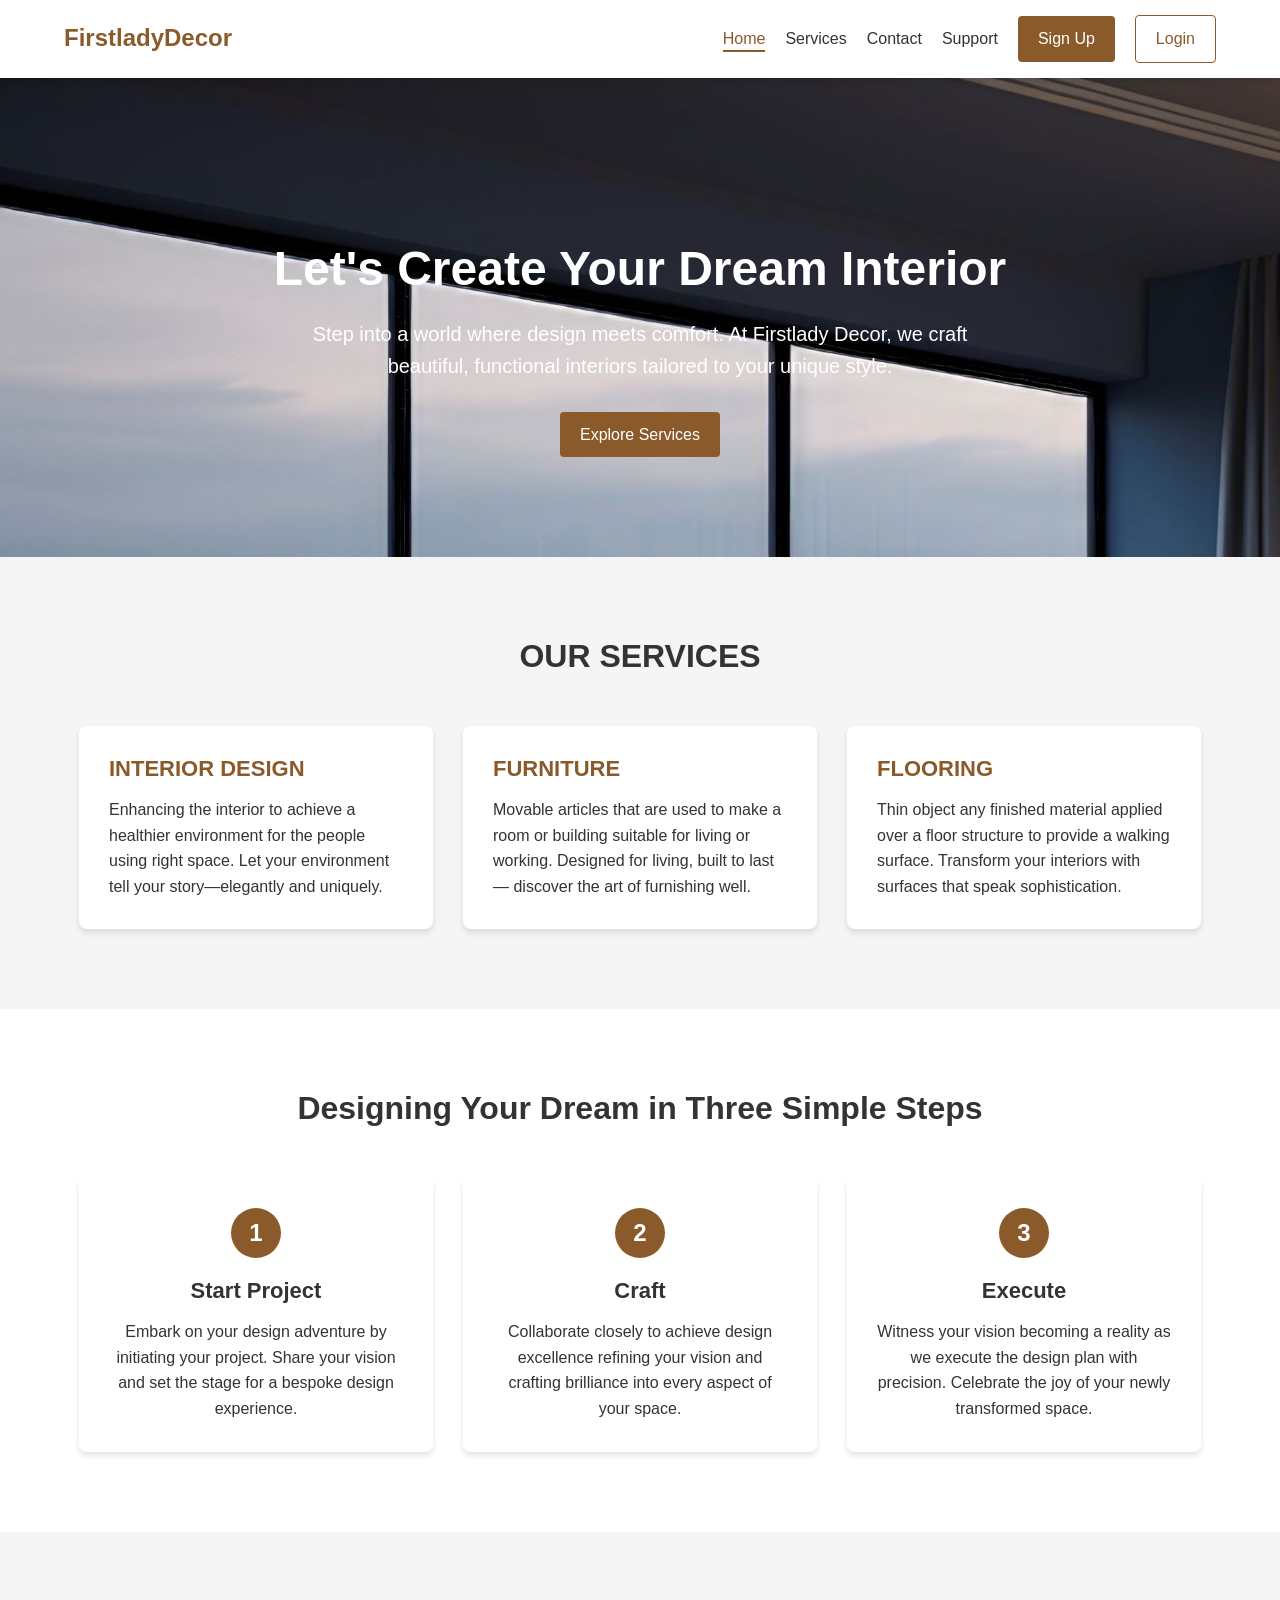
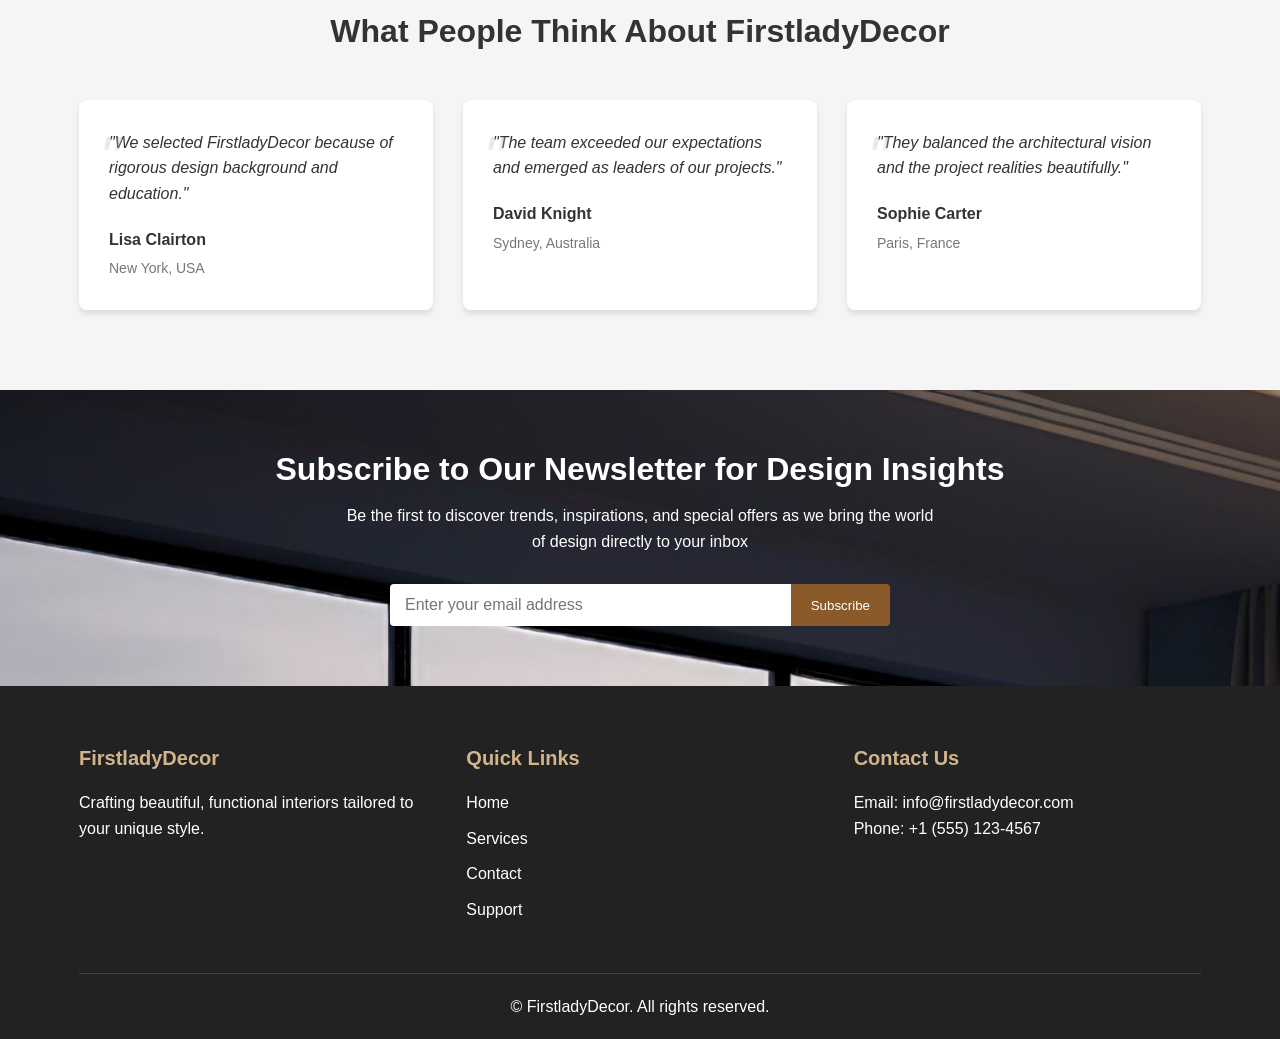
<file: index.html>
<!DOCTYPE html>
<html lang="en">
<head>
    <meta charset="UTF-8">
    <meta name="viewport" content="width=device-width, initial-scale=1.0">
    <title>FirstladyDecor - Home</title>
    <link rel="stylesheet" href="css/style.css">
</head>
<body>
    <header>
        <div class="container">
            <h1 class="logo">FirstladyDecor</h1>
            <nav>
                <ul>
                    <li><a href="index.html" class="active">Home</a></li>
                    <li><a href="services.html">Services</a></li>
                    <li><a href="contact.html">Contact</a></li>
                    <li><a href="support.html">Support</a></li>
                    <li><a href="signup.html" class="btn">Sign Up</a></li>
                    <li><a href="login.html" class="btn-outline">Login</a></li>
                </ul>
                <div class="mobile-menu-btn">
                    <span></span>
                    <span></span>
                    <span></span>
                </div>
            </nav>
        </div>
    </header>

    <section class="hero" style="background: url(images/landscaoe\ decor22.jpg) ;">
        <div class="container">
            <h1>Let's Create Your Dream Interior</h1>
            <p>Step into a world where design meets comfort. At Firstlady Decor, we craft beautiful, functional interiors tailored to your unique style.</p>
            <a href="services.html" class="btn">Explore Services</a>
        </div>
    </section>

    <section class="services-preview">
        <div class="container">
            <h2>OUR SERVICES</h2>
            <div class="services-grid">
                <div class="service-card">
                    <h3>INTERIOR DESIGN</h3>
                    <p>Enhancing the interior to achieve a healthier environment for the people using right space. Let your environment tell your story—elegantly and uniquely.</p>
                </div>
                <div class="service-card">
                    <h3>FURNITURE</h3>
                    <p>Movable articles that are used to make a room or building suitable for living or working. Designed for living, built to last — discover the art of furnishing well.</p>
                </div>
                <div class="service-card">
                    <h3>FLOORING</h3>
                    <p>Thin object any finished material applied over a floor structure to provide a walking surface. Transform your interiors with surfaces that speak sophistication.</p>
                </div>
            </div>
        </div>
    </section>

    <section class="process">
        <div class="container">
            <h2>Designing Your Dream in Three Simple Steps</h2>
            <div class="steps">
                <div class="step">
                    <span class="step-number">1</span>
                    <h3>Start Project</h3>
                    <p>Embark on your design adventure by initiating your project. Share your vision and set the stage for a bespoke design experience.</p>
                </div>
                <div class="step">
                    <span class="step-number">2</span>
                    <h3>Craft</h3>
                    <p>Collaborate closely to achieve design excellence refining your vision and crafting brilliance into every aspect of your space.</p>
                </div>
                <div class="step">
                    <span class="step-number">3</span>
                    <h3>Execute</h3>
                    <p>Witness your vision becoming a reality as we execute the design plan with precision. Celebrate the joy of your newly transformed space.</p>
                </div>
            </div>
        </div>
    </section>

    <section class="testimonials">
        <div class="container">
            <h2>What People Think About FirstladyDecor</h2>
            <div class="testimonial-grid">
                <div class="testimonial">
                    <p class="quote">"We selected FirstladyDecor because of rigorous design background and education."</p>
                    <p class="author">Lisa Clairton</p>
                    <p class="location">New York, USA</p>
                </div>
                <div class="testimonial">
                    <p class="quote">"The team exceeded our expectations and emerged as leaders of our projects."</p>
                    <p class="author">David Knight</p>
                    <p class="location">Sydney, Australia</p>
                </div>
                <div class="testimonial">
                    <p class="quote">"They balanced the architectural vision and the project realities beautifully."</p>
                    <p class="author">Sophie Carter</p>
                    <p class="location">Paris, France</p>
                </div>
            </div>
        </div>
    </section>

    <section class="newsletter" style="background: url(images/landscaoe\ decor22.jpg);">
        <div class="container">
            <h2>Subscribe to Our Newsletter for Design Insights</h2>
            <p>Be the first to discover trends, inspirations, and special offers as we bring the world of design directly to your inbox</p>
            <form id="newsletter-form">
                <input type="email" placeholder="Enter your email address" required>
                <button type="submit" class="btn">Subscribe</button>
            </form>
        </div>
    </section>

    <footer>
        <div class="container" >
            <div class="footer-content">
                <div class="footer-section">
                    <h3>FirstladyDecor</h3>
                    <p>Crafting beautiful, functional interiors tailored to your unique style.</p>
                </div>
                <div class="footer-section">
                    <h3>Quick Links</h3>
                    <ul>
                        <li><a href="index.html">Home</a></li>
                        <li><a href="services.html">Services</a></li>
                        <li><a href="contact.html">Contact</a></li>
                        <li><a href="support.html">Support</a></li>
                    </ul>
                </div>
                <div class="footer-section">
                    <h3>Contact Us</h3>
                    <p>Email: info@firstladydecor.com</p>
                    <p>Phone: +1 (555) 123-4567</p>
                </div>
            </div>
            <div class="footer-bottom">
                <p>&copy; FirstladyDecor. All rights reserved.</p>
            </div>
        </div>
    </footer>

    <script src="js/script.js"></script>
</body>
</html>
</file>
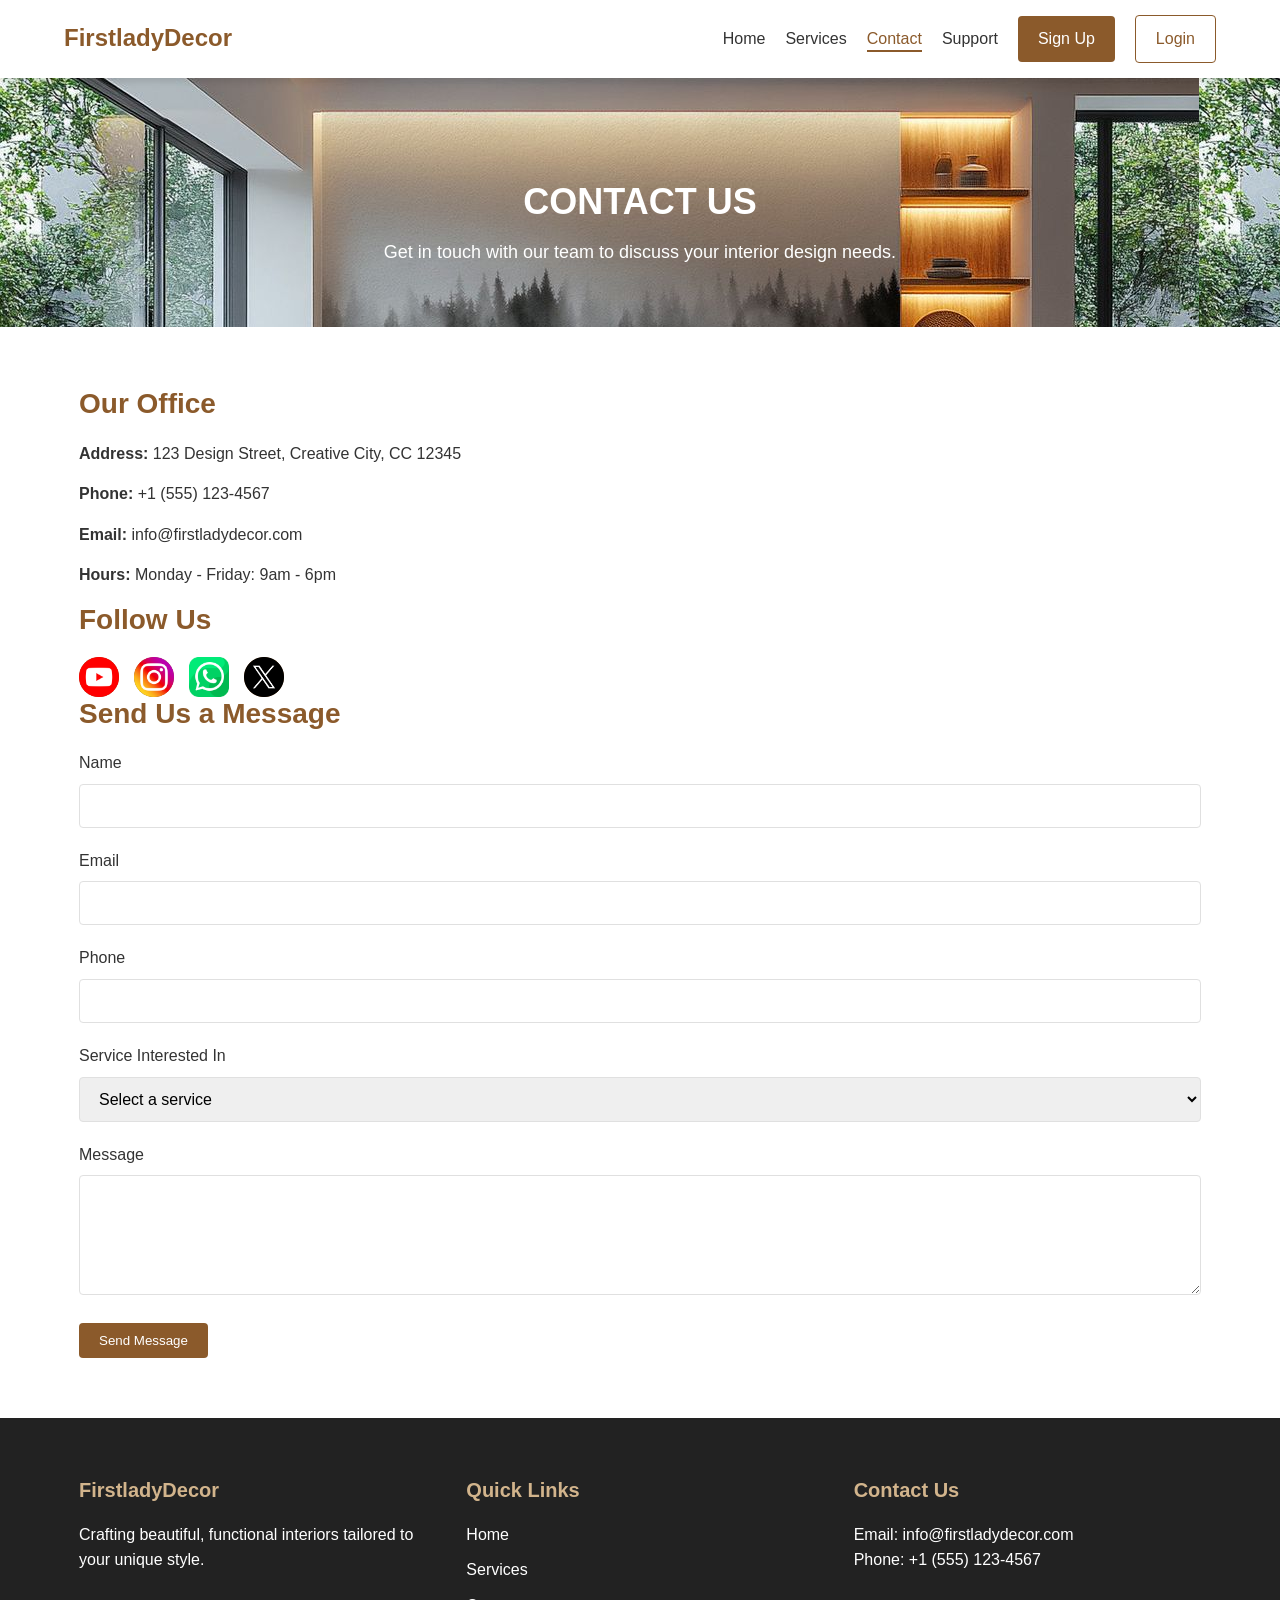
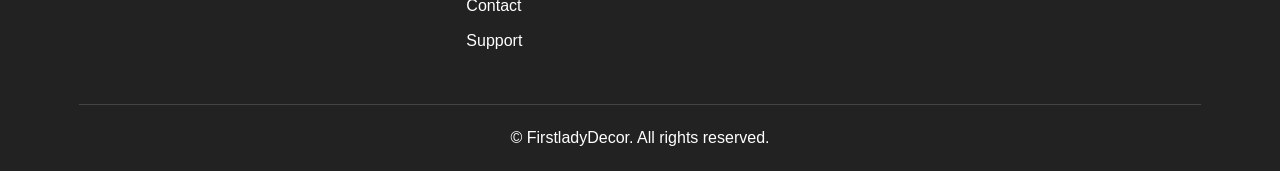
<file: contact.html>
<!DOCTYPE html>
<html lang="en">
<head>
    <meta charset="UTF-8">
    <meta name="viewport" content="width=device-width, initial-scale=1.0">
    <title>FirstladyDecor - Contact</title>
    <link rel="stylesheet" href="css/style.css">
</head>
<body>
    <header>
        <div class="container">
            <h1 class="logo">FirstladyDecor</h1>
            <nav>
                <ul>
                    <li><a href="index.html">Home</a></li>
                    <li><a href="services.html">Services</a></li>
                    <li><a href="contact.html" class="active">Contact</a></li>
                    <li><a href="support.html">Support</a></li>
                    <li><a href="signup.html" class="btn">Sign Up</a></li>
                    <li><a href="login.html" class="btn-outline">Login</a></li>
                </ul>
                <div class="mobile-menu-btn">
                    <span></span>
                    <span></span>
                    <span></span>
                </div>
            </nav>
        </div>
    </header>

    <section class="page-hero" style="background: url(images/lansdscape\ decor.jpg);">
        <div class="container">
            <h1>CONTACT US</h1>
            <p>Get in touch with our team to discuss your interior design needs.</p>
        </div>
    </section>

    <section class="contact">
        <div class="container">
            <div class="contact-info">
                <h2>Our Office</h2>
                <p><strong>Address:</strong> 123 Design Street, Creative City, CC 12345</p>
                <p><strong>Phone:</strong> +1 (555) 123-4567</p>
                <p><strong>Email:</strong> info@firstladydecor.com</p>
                <p><strong>Hours:</strong> Monday - Friday: 9am - 6pm</p>
                
                <h2>Follow Us</h2>
                <div class="social-links">
                    <a href="#"><img src="images/youtube icon.png"></a>
                    <a href="#"><img src="images/insta icon.png"></a>
                    <a href="#"><img src="images/whatsapp icon.png"></a>
                    <a href="#"><img src="images/X_icon.svg.png"></a>
                </div>
            </div>
            
            <div class="contact-form">
                <h2>Send Us a Message</h2>
                <form id="contactForm">
                    <div class="form-group">
                        <label for="name">Name</label>
                        <input type="text" id="name" name="name" required>
                    </div>
                    <div class="form-group">
                        <label for="email">Email</label>
                        <input type="email" id="email" name="email" required>
                    </div>
                    <div class="form-group">
                        <label for="phone">Phone</label>
                        <input type="tel" id="phone" name="phone">
                    </div>
                    <div class="form-group">
                        <label for="service">Service Interested In</label>
                        <select id="service" name="service">
                            <option value="">Select a service</option>
                            <option value="interior-design">Interior Design</option>
                            <option value="furniture">Furniture</option>
                            <option value="flooring">Flooring</option>
                            <option value="other">Other</option>
                        </select>
                    </div>
                    <div class="form-group">
                        <label for="message">Message</label>
                        <textarea id="message" name="message" rows="5" required></textarea>
                    </div>
                    <button type="submit" class="btn">Send Message</button>
                </form>
            </div>
        </div>
    </section>

    <footer>
        <div class="container">
            <div class="footer-content">
                <div class="footer-section">
                    <h3>FirstladyDecor</h3>
                    <p>Crafting beautiful, functional interiors tailored to your unique style.</p>
                </div>
                <div class="footer-section">
                    <h3>Quick Links</h3>
                    <ul>
                        <li><a href="index.html">Home</a></li>
                        <li><a href="services.html">Services</a></li>
                        <li><a href="contact.html">Contact</a></li>
                        <li><a href="support.html">Support</a></li>
                    </ul>
                </div>
                <div class="footer-section">
                    <h3>Contact Us</h3>
                    <p>Email: info@firstladydecor.com</p>
                    <p>Phone: +1 (555) 123-4567</p>
                </div>
            </div>
            <div class="footer-bottom">
                <p>&copy;  FirstladyDecor. All rights reserved.</p>
            </div>
        </div>
    </footer>

    <script src="js/script.js"></script>
</body>
</html>
</file>
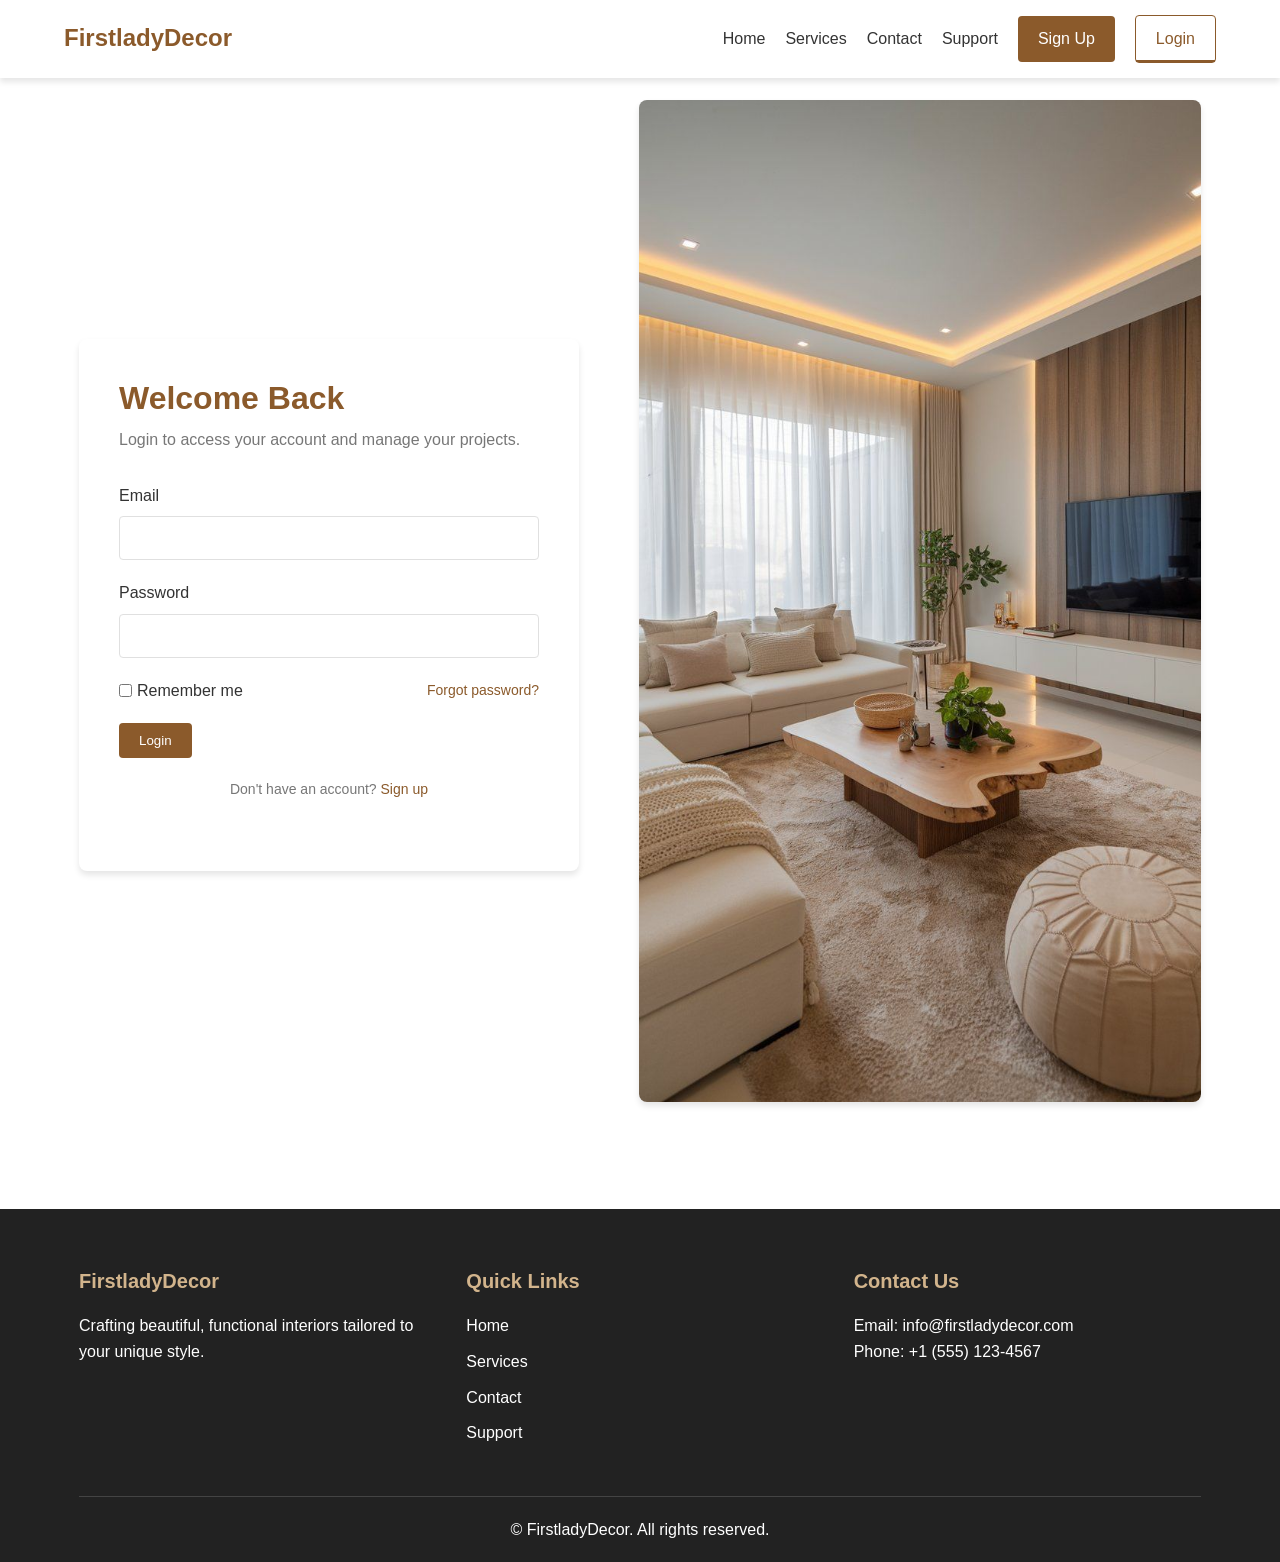
<file: login.html>
<!DOCTYPE html>
<html lang="en">
<head>
    <meta charset="UTF-8">
    <meta name="viewport" content="width=device-width, initial-scale=1.0">
    <title>FirstladyDecor - Login</title>
    <link rel="stylesheet" href="css/style.css">
</head>
<body>
    <header>
        <div class="container">
            <h1 class="logo">FirstladyDecor</h1>
            <nav>
                <ul>
                    <li><a href="index.html">Home</a></li>
                    <li><a href="services.html">Services</a></li>
                    <li><a href="contact.html">Contact</a></li>
                    <li><a href="support.html">Support</a></li>
                    <li><a href="signup.html" class="btn">Sign Up</a></li>
                    <li><a href="login.html" class="btn-outline active">Login</a></li>
                </ul>
                <div class="mobile-menu-btn">
                    <span></span>
                    <span></span>
                    <span></span>
                </div>
            </nav>
        </div>
    </header>

    <section class="auth-page">
        <div class="container">
            <div class="auth-form">
                <h1>Welcome Back</h1>
                <p>Login to access your account and manage your projects.</p>
                
                <form id="loginForm">
                    <div class="form-group">
                        <label for="login-email">Email</label>
                        <input type="email" id="login-email" name="email" required>
                    </div>
                    <div class="form-group">
                        <label for="login-password">Password</label>
                        <input type="password" id="login-password" name="password" required>
                    </div>
                    <div class="form-options">
                        <label class="remember-me">
                            <input type="checkbox" name="remember"> Remember me
                        </label>
                        <a href="#" class="forgot-password">Forgot password?</a>
                    </div>
                    <button type="submit" class="btn">Login</button>
                </form>
                
                <div class="auth-footer">
                    <p>Don't have an account? <a href="signup.html">Sign up</a></p>
                </div>
            </div>
            
            <div class="auth-image">
                <img src="images/decor2.jpg" alt="Beautiful interior design">
            </div>
        </div>
    </section>

    <footer>
        <div class="container">
            <div class="footer-content">
                <div class="footer-section">
                    <h3>FirstladyDecor</h3>
                    <p>Crafting beautiful, functional interiors tailored to your unique style.</p>
                </div>
                <div class="footer-section">
                    <h3>Quick Links</h3>
                    <ul>
                        <li><a href="index.html">Home</a></li>
                        <li><a href="services.html">Services</a></li>
                        <li><a href="contact.html">Contact</a></li>
                        <li><a href="support.html">Support</a></li>
                    </ul>
                </div>
                <div class="footer-section">
                    <h3>Contact Us</h3>
                    <p>Email: info@firstladydecor.com</p>
                    <p>Phone: +1 (555) 123-4567</p>
                </div>
            </div>
            <div class="footer-bottom">
                <p>&copy; FirstladyDecor. All rights reserved.</p>
            </div>
        </div>
    </footer>

    <script src="js/script.js"></script>
</body>
</html>
</file>
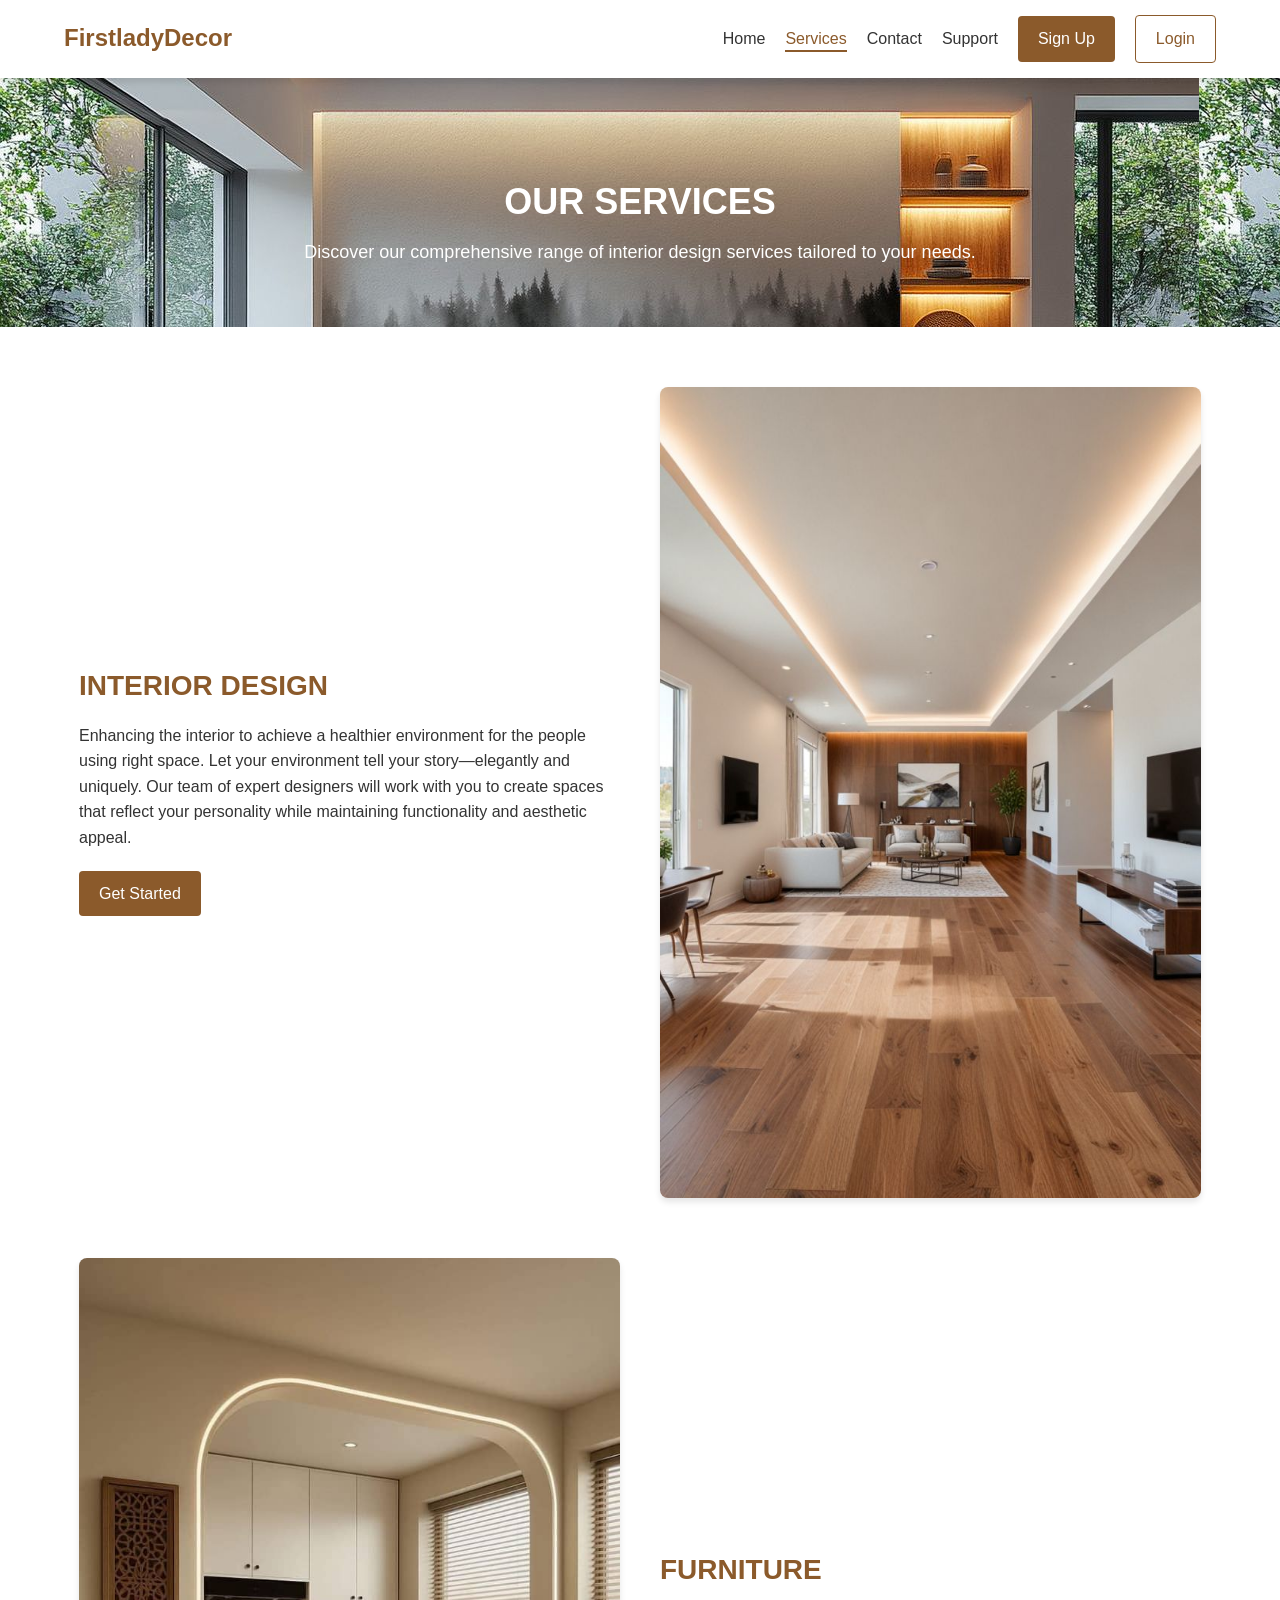
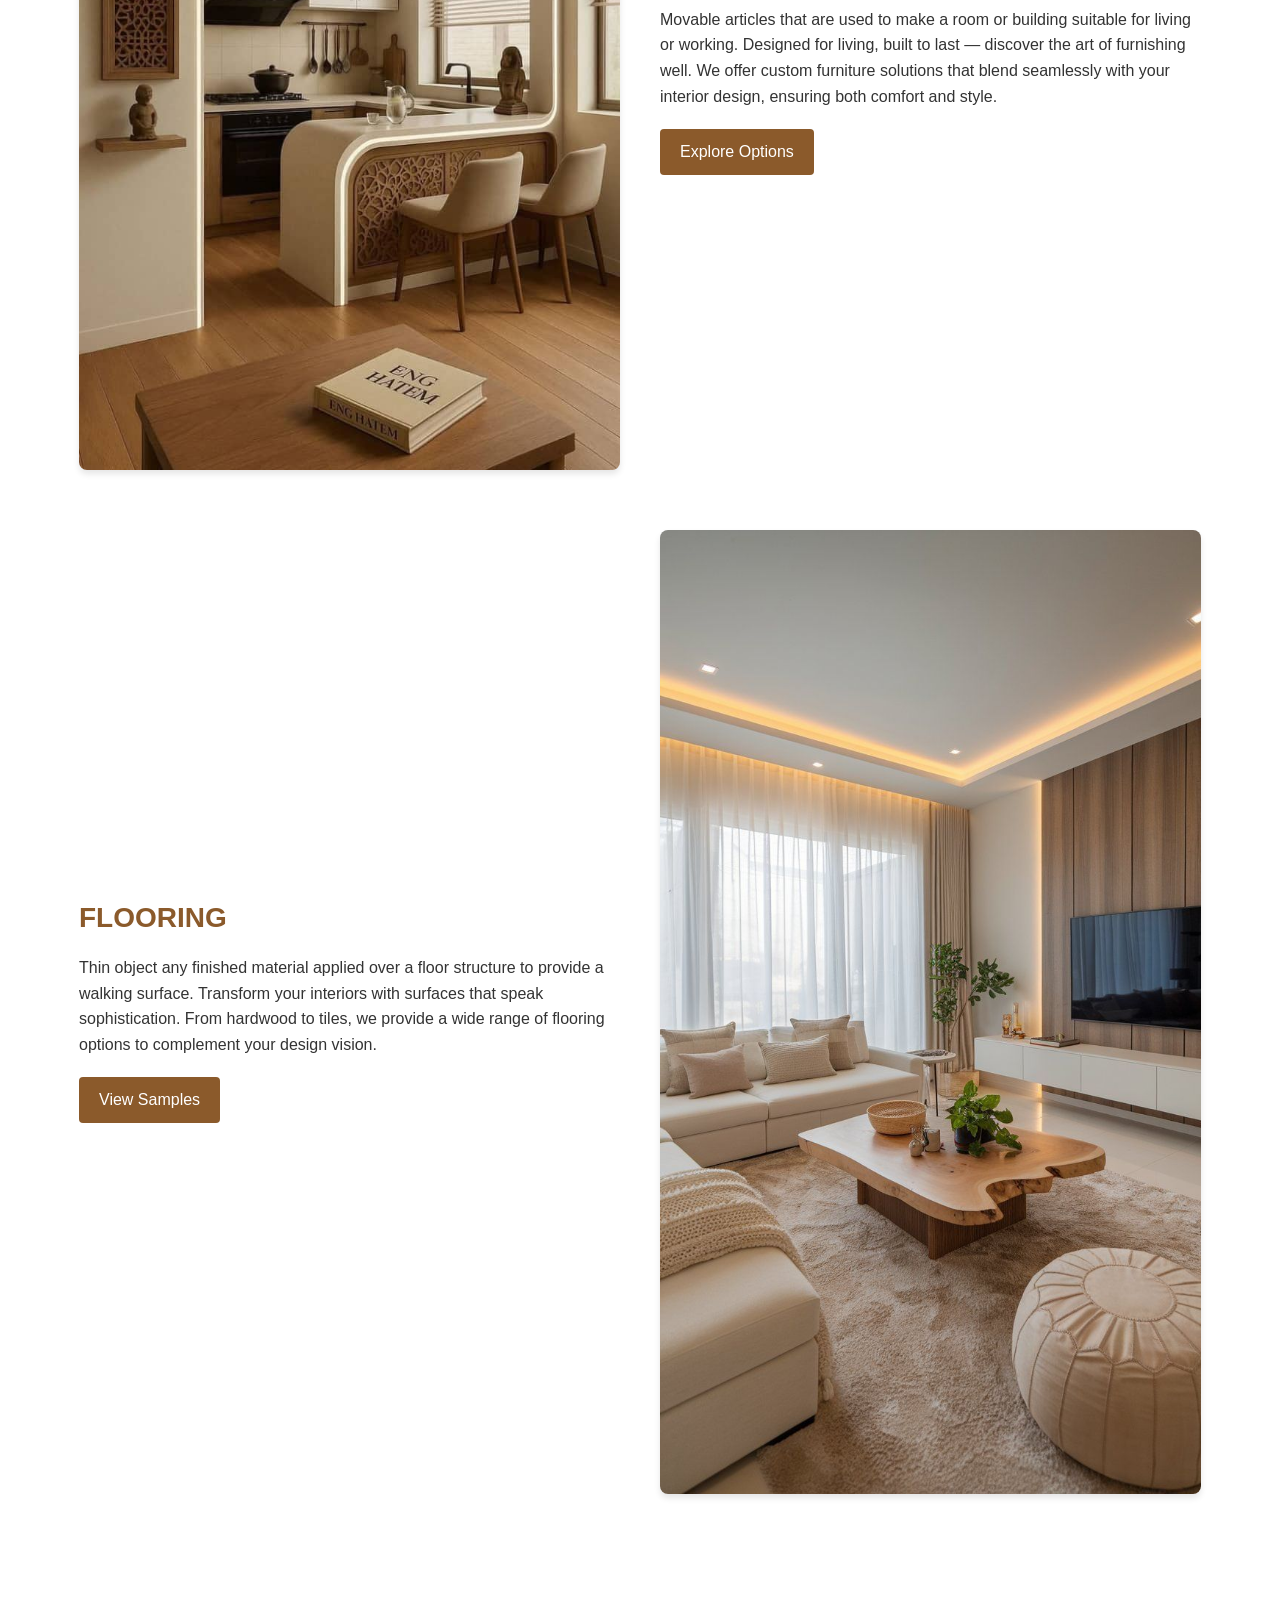
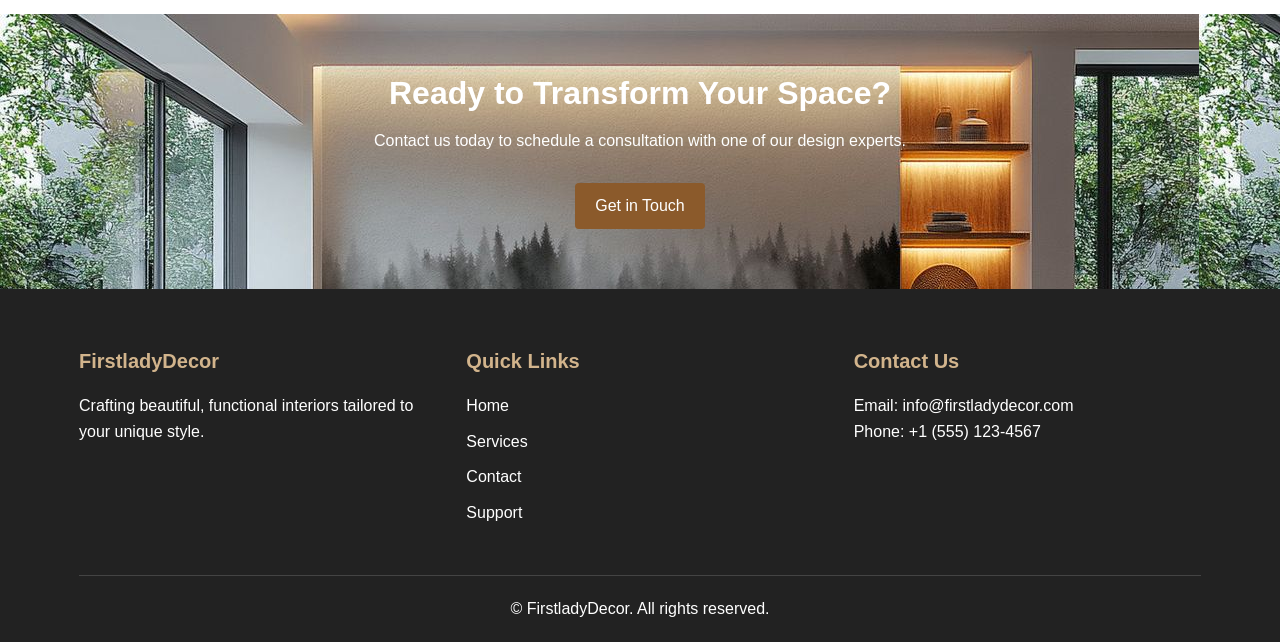
<file: services.html>
<!DOCTYPE html>
<html lang="en">
<head>
    <meta charset="UTF-8">
    <meta name="viewport" content="width=device-width, initial-scale=1.0">
    <title>FirstladyDecor - Services</title>
    <link rel="stylesheet" href="css/style.css">
</head>
<body>
    <header>
        <div class="container">
            <h1 class="logo">FirstladyDecor</h1>
            <nav>
                <ul>
                    <li><a href="index.html">Home</a></li>
                    <li><a href="services.html" class="active">Services</a></li>
                    <li><a href="contact.html">Contact</a></li>
                    <li><a href="support.html">Support</a></li>
                    <li><a href="signup.html" class="btn">Sign Up</a></li>
                    <li><a href="login.html" class="btn-outline">Login</a></li>
                </ul>
                <div class="mobile-menu-btn">
                    <span></span>
                    <span></span>
                    <span></span>
                </div>
            </nav>
        </div>
    </header>

    <section class="page-hero" style="background: url(images/lansdscape\ decor.jpg);">
        <div class="container">
            <h1>OUR SERVICES</h1>
            <p>Discover our comprehensive range of interior design services tailored to your needs.</p>
        </div>
    </section>

    <section class="services-detail">
        <div class="container">
            <div class="service">
                <div class="service-text">
                    <h2>INTERIOR DESIGN</h2>
                    <p>Enhancing the interior to achieve a healthier environment for the people using right space. Let your environment tell your story—elegantly and uniquely. Our team of expert designers will work with you to create spaces that reflect your personality while maintaining functionality and aesthetic appeal.</p>
                    <a href="contact.html" class="btn">Get Started</a>
                </div>
                <div class="service-image">
                    <img src="images/decor1.jpg" alt="Interior Design">
                </div>
            </div>
            
            <div class="service reverse">
                <div class="service-text">
                    <h2>FURNITURE</h2>
                    <p>Movable articles that are used to make a room or building suitable for living or working. Designed for living, built to last — discover the art of furnishing well. We offer custom furniture solutions that blend seamlessly with your interior design, ensuring both comfort and style.</p>
                    <a href="contact.html" class="btn">Explore Options</a>
                </div>
                <div class="service-image">
                    <img src="images/dcor3.jpg" alt="Furniture">
                </div>
            </div>
            
            <div class="service">
                <div class="service-text">
                    <h2>FLOORING</h2>
                    <p>Thin object any finished material applied over a floor structure to provide a walking surface. Transform your interiors with surfaces that speak sophistication. From hardwood to tiles, we provide a wide range of flooring options to complement your design vision.</p>
                    <a href="contact.html" class="btn">View Samples</a>
                </div>
                <div class="service-image">
                    <img src="images/decor2.jpg" alt="Flooring">
                </div>
            </div>
        </div>
    </section>

    <section class="cta" style="background: url(images/lansdscape\ decor.jpg);">
        <div class="container">
            <h2>Ready to Transform Your Space?</h2>
            <p>Contact us today to schedule a consultation with one of our design experts.</p>
            <a href="contact.html" class="btn">Get in Touch</a>
        </div>
    </section>

    <footer style="background: ur;">
        <div class="container">
            <div class="footer-content">
                <div class="footer-section">
                    <h3>FirstladyDecor</h3>
                    <p>Crafting beautiful, functional interiors tailored to your unique style.</p>
                </div>
                <div class="footer-section">
                    <h3>Quick Links</h3>
                    <ul>
                        <li><a href="index.html">Home</a></li>
                        <li><a href="services.html">Services</a></li>
                        <li><a href="contact.html">Contact</a></li>
                        <li><a href="support.html">Support</a></li>
                    </ul>
                </div>
                <div class="footer-section">
                    <h3>Contact Us</h3>
                    <p>Email: info@firstladydecor.com</p>
                    <p>Phone: +1 (555) 123-4567</p>
                </div>
            </div>
            <div class="footer-bottom">
                <p>&copy; FirstladyDecor. All rights reserved.</p>
            </div>
        </div>
    </footer>

    <script src="js/script.js"></script>
</body>
</html>
</file>
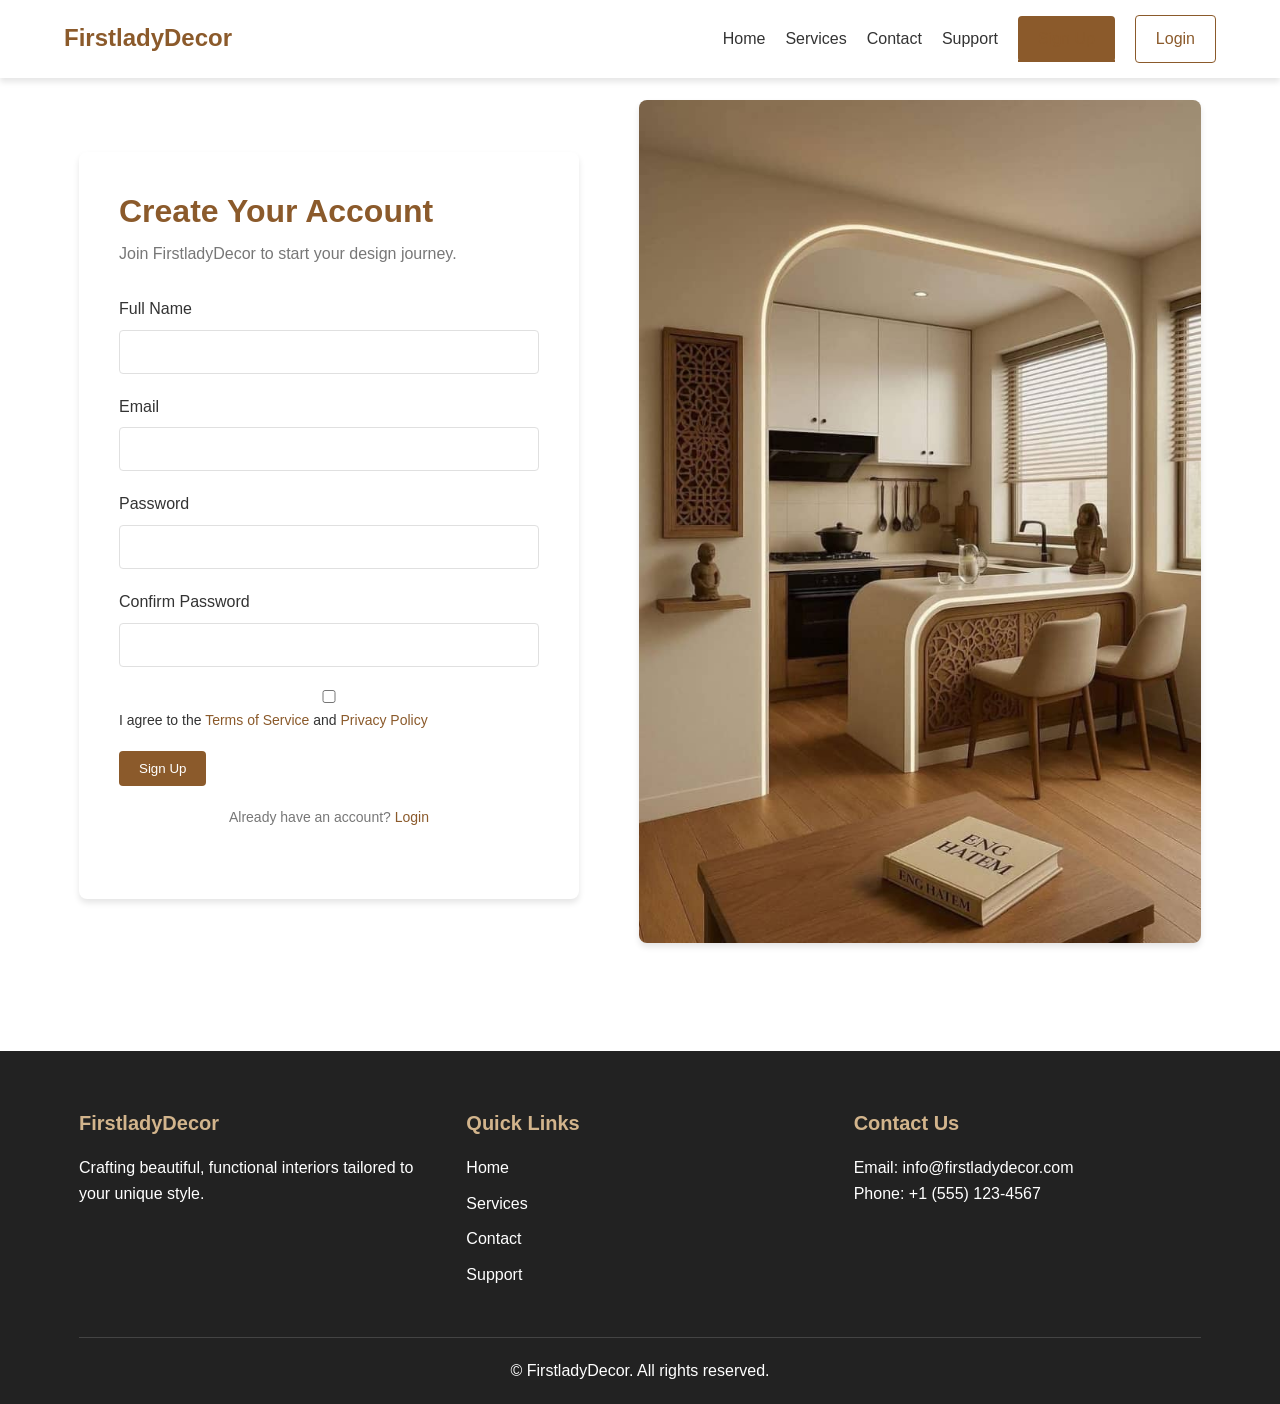
<file: signup.html>
<!DOCTYPE html>
<html lang="en">
<head>
    <meta charset="UTF-8">
    <meta name="viewport" content="width=device-width, initial-scale=1.0">
    <title>FirstladyDecor - Sign Up</title>
    <link rel="stylesheet" href="css/style.css">
</head>
<body>
    <header>
        <div class="container">
            <h1 class="logo">FirstladyDecor</h1>
            <nav>
                <ul>
                    <li><a href="index.html">Home</a></li>
                    <li><a href="services.html">Services</a></li>
                    <li><a href="contact.html">Contact</a></li>
                    <li><a href="support.html">Support</a></li>
                    <li><a href="signup.html" class="btn active">Sign Up</a></li>
                    <li><a href="login.html" class="btn-outline">Login</a></li>
                </ul>
                <div class="mobile-menu-btn">
                    <span></span>
                    <span></span>
                    <span></span>
                </div>
            </nav>
        </div>
    </header>

    <section class="auth-page">
        <div class="container">
            <div class="auth-form">
                <h1>Create Your Account</h1>
                <p>Join FirstladyDecor to start your design journey.</p>
                
                <form id="signupForm">
                    <div class="form-group">
                        <label for="signup-name">Full Name</label>
                        <input type="text" id="signup-name" name="name" required>
                    </div>
                    <div class="form-group">
                        <label for="signup-email">Email</label>
                        <input type="email" id="signup-email" name="email" required>
                    </div>
                    <div class="form-group">
                        <label for="signup-password">Password</label>
                        <input type="password" id="signup-password" name="password" required>
                    </div>
                    <div class="form-group">
                        <label for="signup-confirm">Confirm Password</label>
                        <input type="password" id="signup-confirm" name="confirm" required>
                    </div>
                    <div class="form-group">
                        <label class="terms">
                            <input type="checkbox" name="terms" required> I agree to the <a href="#">Terms of Service</a> and <a href="#">Privacy Policy</a>
                        </label>
                    </div>
                    <button type="submit" class="btn">Sign Up</button>
                </form>
                
                <div class="auth-footer">
                    <p>Already have an account? <a href="login.html">Login</a></p>
                </div>
            </div>
            
            <div class="auth-image">
                <img src="images/dcor3.jpg" alt="Beautiful interior design">
            </div>
        </div>
    </section>

    <footer>
        <div class="container">
            <div class="footer-content">
                <div class="footer-section">
                    <h3>FirstladyDecor</h3>
                    <p>Crafting beautiful, functional interiors tailored to your unique style.</p>
                </div>
                <div class="footer-section">
                    <h3>Quick Links</h3>
                    <ul>
                        <li><a href="index.html">Home</a></li>
                        <li><a href="services.html">Services</a></li>
                        <li><a href="contact.html">Contact</a></li>
                        <li><a href="support.html">Support</a></li>
                    </ul>
                </div>
                <div class="footer-section">
                    <h3>Contact Us</h3>
                    <p>Email: info@firstladydecor.com</p>
                    <p>Phone: +1 (555) 123-4567</p>
                </div>
            </div>
            <div class="footer-bottom">
                <p>&copy;  FirstladyDecor. All rights reserved.</p>
            </div>
        </div>
    </footer>

    <script src="js/script.js"></script>
</body>
</html>
</file>
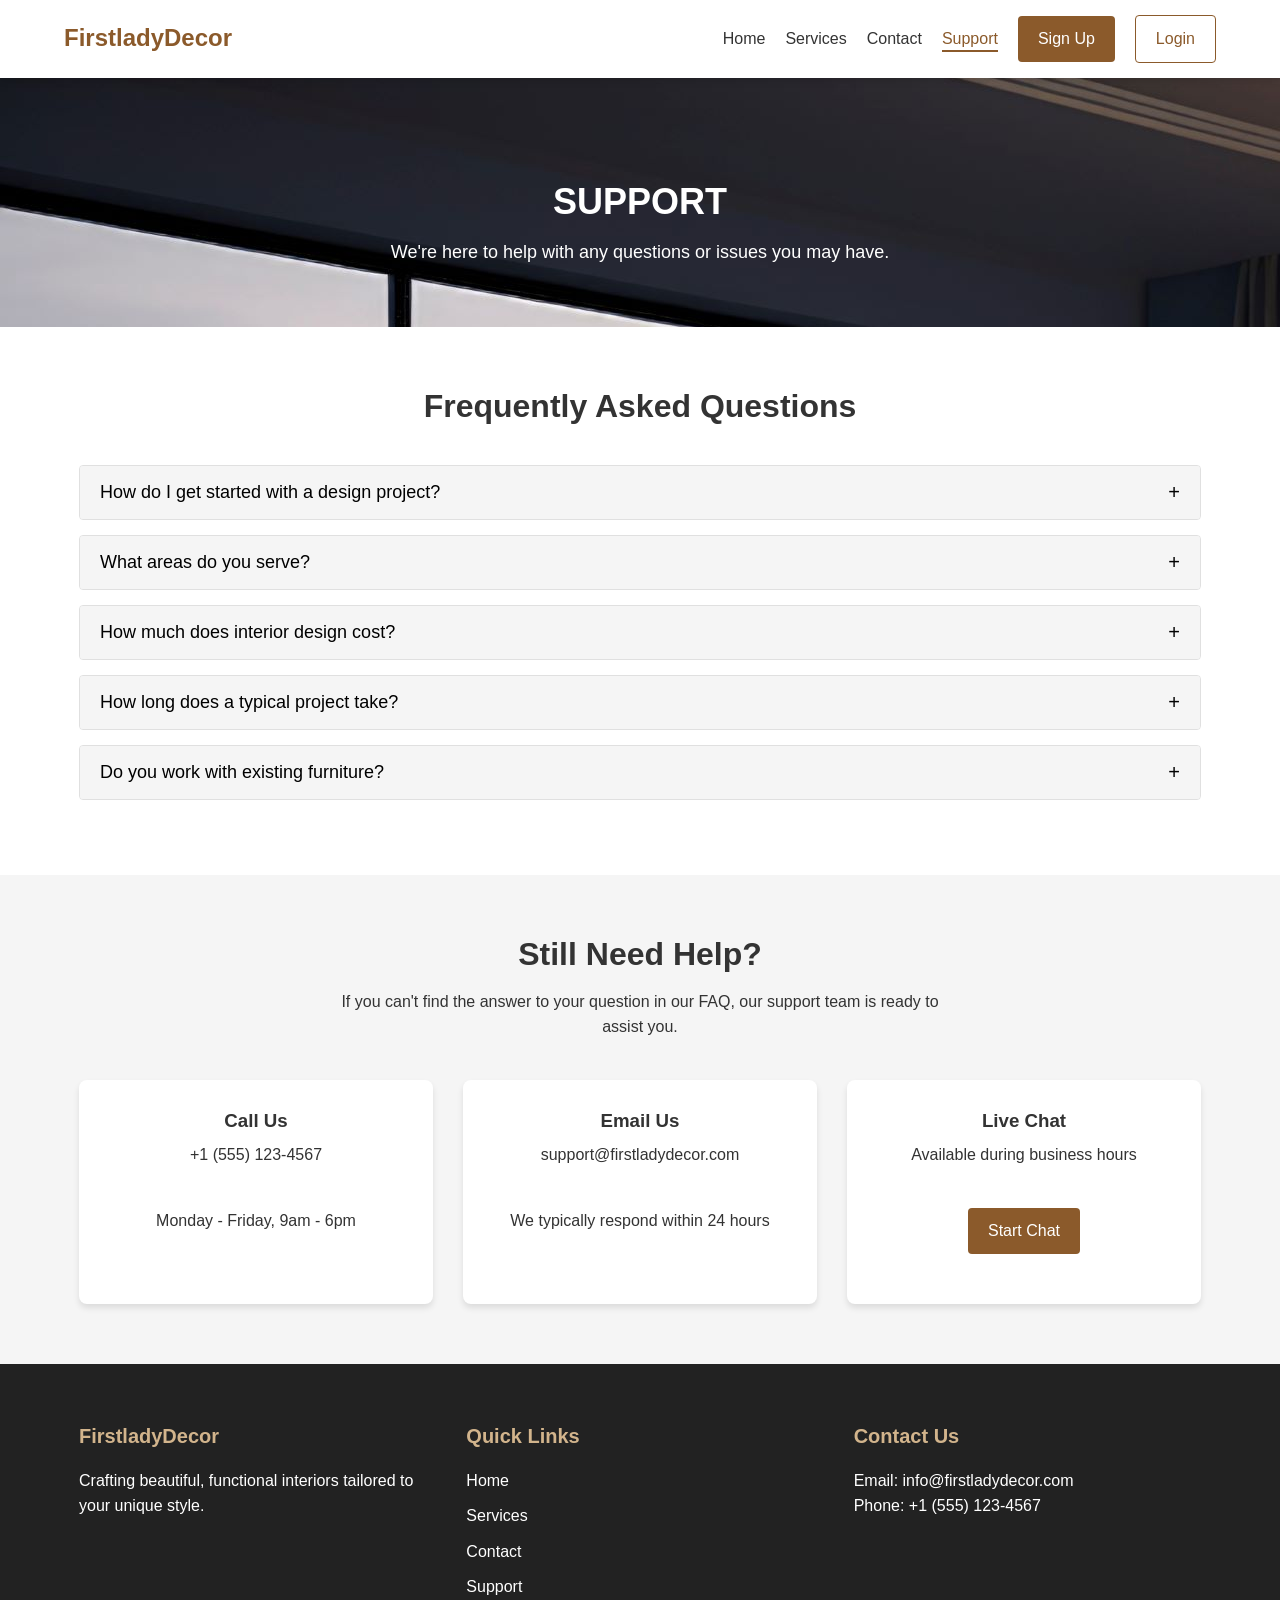
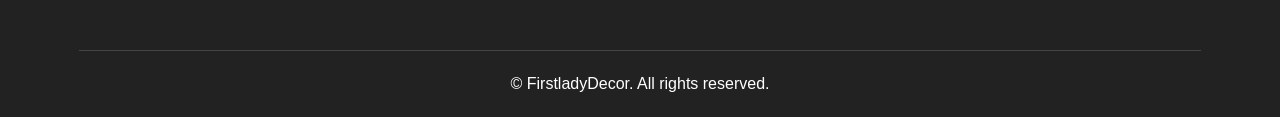
<file: support.html>
<!DOCTYPE html>
<html lang="en">
<head>
    <meta charset="UTF-8">
    <meta name="viewport" content="width=device-width, initial-scale=1.0">
    <title>FirstladyDecor - Support</title>
    <link rel="stylesheet" href="css/style.css">
</head>
<body>
    <header>
        <div class="container">
            <h1 class="logo">FirstladyDecor</h1>
            <nav>
                <ul>
                    <li><a href="index.html">Home</a></li>
                    <li><a href="services.html">Services</a></li>
                    <li><a href="contact.html">Contact</a></li>
                    <li><a href="support.html" class="active">Support</a></li>
                    <li><a href="signup.html" class="btn">Sign Up</a></li>
                    <li><a href="login.html" class="btn-outline">Login</a></li>
                </ul>
                <div class="mobile-menu-btn">
                    <span></span>
                    <span></span>
                    <span></span>
                </div>
            </nav>
        </div>
    </header>

    <section class="page-hero" style="background: url(images/landscaoe\ decor22.jpg);">
        <div class="container">
            <h1>SUPPORT</h1>
            <p>We're here to help with any questions or issues you may have.</p>
        </div>
    </section>

    <section class="faq">
        <div class="container">
            <h2>Frequently Asked Questions</h2>
            
            <div class="faq-item">
                <button class="faq-question">How do I get started with a design project?</button>
                <div class="faq-answer">
                    <p>Getting started is easy! Simply contact us through our website or give us a call to schedule a consultation. During this initial meeting, we'll discuss your vision, budget, and timeline to create a plan that works for you.</p>
                </div>
            </div>
            
            <div class="faq-item">
                <button class="faq-question">What areas do you serve?</button>
                <div class="faq-answer">
                    <p>We primarily serve the metropolitan area, but we're happy to discuss projects outside our immediate area. For remote consultations, we offer virtual design services that allow us to work with clients anywhere.</p>
                </div>
            </div>
            
            <div class="faq-item">
                <button class="faq-question">How much does interior design cost?</button>
                <div class="faq-answer">
                    <p>Costs vary depending on the scope of your project. We offer different service packages to accommodate various budgets. After our initial consultation, we'll provide a detailed estimate so you know exactly what to expect.</p>
                </div>
            </div>
            
            <div class="faq-item">
                <button class="faq-question">How long does a typical project take?</button>
                <div class="faq-answer">
                    <p>The timeline depends on the complexity of the project. A single room refresh might take 4-6 weeks, while a whole-home redesign could take several months. We'll provide a timeline estimate after assessing your specific needs.</p>
                </div>
            </div>
            
            <div class="faq-item">
                <button class="faq-question">Do you work with existing furniture?</button>
                <div class="faq-answer">
                    <p>Absolutely! We're happy to incorporate your existing pieces into the new design. We'll assess what you have and recommend how to best use or update these items to fit your new space.</p>
                </div>
            </div>
        </div>
    </section>

    <section class="support-contact">
        <div class="container">
            <h2>Still Need Help?</h2>
            <p>If you can't find the answer to your question in our FAQ, our support team is ready to assist you.</p>
            <div class="support-options">
                <div class="support-option">
                    <i class="fas fa-phone"></i>
                    <h3>Call Us</h3>
                    <p>+1 (555) 123-4567</p>
                    <p>Monday - Friday, 9am - 6pm</p>
                </div>
                <div class="support-option">
                    <i class="fas fa-envelope"></i>
                    <h3>Email Us</h3>
                    <p>support@firstladydecor.com</p>
                    <p>We typically respond within 24 hours</p>
                </div>
                <div class="support-option">
                    <i class="fas fa-comments"></i>
                    <h3>Live Chat</h3>
                    <p>Available during business hours</p>
                    <a href="#" class="btn">Start Chat</a>
                </div>
            </div>
        </div>
    </section>

    <footer>
        <div class="container">
            <div class="footer-content">
                <div class="footer-section">
                    <h3>FirstladyDecor</h3>
                    <p>Crafting beautiful, functional interiors tailored to your unique style.</p>
                </div>
                <div class="footer-section">
                    <h3>Quick Links</h3>
                    <ul>
                        <li><a href="index.html">Home</a></li>
                        <li><a href="services.html">Services</a></li>
                        <li><a href="contact.html">Contact</a></li>
                        <li><a href="support.html">Support</a></li>
                    </ul>
                </div>
                <div class="footer-section">
                    <h3>Contact Us</h3>
                    <p>Email: info@firstladydecor.com</p>
                    <p>Phone: +1 (555) 123-4567</p>
                </div>
            </div>
            <div class="footer-bottom">
                <p>&copy;  FirstladyDecor. All rights reserved.</p>
            </div>
        </div>
    </footer>

    <script src="js/script.js"></script>
</body>
</html>
</file>
<file: css/style.css>
/* Global Styles */
:root {
    --primary-color: #8B5A2B; /* Brown */
    --secondary-color: #F5F5DC; /* Beige */
    --accent-color: #D2B48C; /* Tan */
    --text-color: #333;
    --light-text: #777;
    --white: #fff;
    --black: #000;
    --gray: #f5f5f5;
    --dark-gray: #e0e0e0;
    --shadow: 0 4px 6px rgba(0, 0, 0, 0.1);
    --transition: all 0.3s ease;
}

* {
    margin: 0;
    padding: 0;
    box-sizing: border-box;
}

body {
    font-family: 'Poppins', sans-serif;
    color: var(--text-color);
    line-height: 1.6;
}

.container {
    width: 90%;
    max-width: 1200px;
    margin: 0 auto;
    padding: 0 15px;
}

h1, h2, h3, h4, h5, h6 {
    font-weight: 600;
    line-height: 1.2;
}

a {
    text-decoration: none;
    color: inherit;
}

ul {
    list-style: none;
}

img {
    max-width: 100%;
    height: auto;
}

.btn {
    display: inline-block;
    background-color: var(--primary-color);
    color: var(--white);
    padding: 10px 20px;
    border-radius: 4px;
    font-weight: 500;
    transition: var(--transition);
    border: none;
    cursor: pointer;
}

.btn:hover {
    background-color: #6d4622;
    transform: translateY(-2px);
}

.btn-outline {
    display: inline-block;
    border: 1px solid var(--primary-color);
    color: var(--primary-color);
    padding: 10px 20px;
    border-radius: 4px;
    font-weight: 500;
    transition: var(--transition);
}

.btn-outline:hover {
    background-color: var(--primary-color);
    color: var(--white);
}

/* Header Styles */
header {
    background-color: var(--white);
    box-shadow: var(--shadow);
    position: fixed;
    width: 100%;
    top: 0;
    z-index: 1000;
}

header .container {
    display: flex;
    justify-content: space-between;
    align-items: center;
    padding: 15px 0;
}

.logo {
    font-size: 24px;
    font-weight: 700;
    color: var(--primary-color);
}

nav ul {
    display: flex;
    align-items: center;
    gap: 20px;
}

nav ul li a {
    font-weight: 500;
    transition: var(--transition);
    padding: 5px 0;
    position: relative;
}

nav ul li a:hover {
    color: var(--primary-color);
}

nav ul li a.active {
    color: var(--primary-color);
}

nav ul li a.active::after {
    content: '';
    position: absolute;
    bottom: 0;
    left: 0;
    width: 100%;
    height: 2px;
    background-color: var(--primary-color);
}

.mobile-menu-btn {
    display: none;
    flex-direction: column;
    justify-content: space-between;
    width: 24px;
    height: 18px;
    cursor: pointer;
}

.mobile-menu-btn span {
    display: block;
    width: 100%;
    height: 2px;
    background-color: var(--primary-color);
    transition: var(--transition);
}

/* Hero Section */
.hero {
    background: linear-gradient(rgba(0, 0, 0, 0.5), rgba(0, 0, 0, 0.5)), url();
    background-size: cover;
    background-position: center;
    color: var(--white);
    text-align: center;
    padding: 180px 0 100px;
    margin-top: 60px;
}

.hero h1 {
    font-size: 48px;
    margin-bottom: 20px;
}

.hero p {
    font-size: 20px;
    max-width: 700px;
    margin: 0 auto 30px;
}

/* Page Hero */
.page-hero {
    background-color: var(--primary-color);
    color: var(--white);
    text-align: center;
    padding: 120px 0 60px;
    margin-top: 60px;
}

.page-hero h1 {
    font-size: 36px;
    margin-bottom: 15px;
}

.page-hero p {
    font-size: 18px;
    max-width: 700px;
    margin: 0 auto;
}

/* Services Preview */
.services-preview {
    padding: 80px 0;
    background-color: var(--gray);
}

.services-preview h2 {
    text-align: center;
    margin-bottom: 50px;
    font-size: 32px;
}

.services-grid {
    display: grid;
    grid-template-columns: repeat(auto-fit, minmax(300px, 1fr));
    gap: 30px;
}

.service-card {
    background-color: var(--white);
    padding: 30px;
    border-radius: 8px;
    box-shadow: var(--shadow);
    transition: var(--transition);
}

.service-card:hover {
    transform: translateY(-10px);
}

.service-card h3 {
    color: var(--primary-color);
    margin-bottom: 15px;
    font-size: 22px;
}

/* Process Section */
.process {
    padding: 80px 0;
    text-align: center;
}

.process h2 {
    margin-bottom: 50px;
    font-size: 32px;
}

.steps {
    display: grid;
    grid-template-columns: repeat(auto-fit, minmax(300px, 1fr));
    gap: 30px;
}

.step {
    background-color: var(--white);
    padding: 30px;
    border-radius: 8px;
    box-shadow: var(--shadow);
    position: relative;
    transition: var(--transition);
}

.step:hover {
    transform: translateY(-10px);
}

.step-number {
    display: inline-block;
    width: 50px;
    height: 50px;
    background-color: var(--primary-color);
    color: var(--white);
    border-radius: 50%;
    font-size: 24px;
    font-weight: 700;
    line-height: 50px;
    margin-bottom: 20px;
}

.step h3 {
    margin-bottom: 15px;
    font-size: 22px;
}

/* Testimonials */
.testimonials {
    padding: 80px 0;
    background-color: var(--gray);
}

.testimonials h2 {
    text-align: center;
    margin-bottom: 50px;
    font-size: 32px;
}

.testimonial-grid {
    display: grid;
    grid-template-columns: repeat(auto-fit, minmax(300px, 1fr));
    gap: 30px;
}

.testimonial {
    background-color: var(--white);
    padding: 30px;
    border-radius: 8px;
    box-shadow: var(--shadow);
}

.quote {
    font-style: italic;
    margin-bottom: 20px;
    position: relative;
}

.quote::before {
    content: '"';
    font-size: 60px;
    color: var(--accent-color);
    position: absolute;
    top: -20px;
    left: -10px;
    opacity: 0.3;
}

.author {
    font-weight: 600;
    margin-bottom: 5px;
}

.location {
    color: var(--light-text);
    font-size: 14px;
}

/* Newsletter */
.newsletter {
    padding: 60px 0;
    background-color: var(--primary-color);
    color: var(--white);
    text-align: center;
}

.newsletter h2 {
    margin-bottom: 15px;
    font-size: 32px;
}

.newsletter p {
    max-width: 600px;
    margin: 0 auto 30px;
}

#newsletter-form {
    display: flex;
    max-width: 500px;
    margin: 0 auto;
}

#newsletter-form input {
    flex: 1;
    padding: 12px 15px;
    border: none;
    border-radius: 4px 0 0 4px;
    font-size: 16px;
}

#newsletter-form button {
    border-radius: 0 4px 4px 0;
}

/* Footer */
footer {
    background-color: #222;
    color: var(--white);
    padding: 60px 0 0;
}

.footer-content {
    display: grid;
    grid-template-columns: repeat(auto-fit, minmax(250px, 1fr));
    gap: 40px;
    margin-bottom: 40px;
}

.footer-section h3 {
    color: var(--accent-color);
    margin-bottom: 20px;
    font-size: 20px;
}

.footer-section ul li {
    margin-bottom: 10px;
}

.footer-section ul li a:hover {
    color: var(--accent-color);
}

.footer-bottom {
    text-align: center;
    padding: 20px 0;
    border-top: 1px solid #444;
}

/* Services Detail Page */
.services-detail {
    padding: 60px 0;
}

.service {
    display: flex;
    align-items: center;
    gap: 40px;
    margin-bottom: 60px;
}

.service.reverse {
    flex-direction: row-reverse;
}

.service-text {
    flex: 1;
}

.service-text h2 {
    color: var(--primary-color);
    margin-bottom: 20px;
    font-size: 28px;
}

.service-text p {
    margin-bottom: 20px;
}

.service-image {
    flex: 1;
    border-radius: 8px;
    overflow: hidden;
    box-shadow: var(--shadow);
}

.service-image img {
    display: block;
    transition: var(--transition);
}

.service-image img:hover {
    transform: scale(1.05);
}

/* CTA Section */
.cta {
    padding: 60px 0;
    background-color: var(--primary-color);
    color: var(--white);
    text-align: center;
}

.cta h2 {
    margin-bottom: 15px;
    font-size: 32px;
}

.cta p {
    max-width: 600px;
    margin: 0 auto 30px;
}

/* Contact Page */
.contact {
    padding: 60px 0;
    display: flex;
    gap: 40px;
}

.contact-info, .contact-form {
    flex: 1;
}

.contact-info h2, .contact-form h2 {
    color: var(--primary-color);
    margin-bottom: 20px;
    font-size: 28px;
}

.contact-info p {
    margin-bottom: 15px;
}

.social-links {
    display: flex;
    gap: 15px;
    margin-top: 20px;
}

.social-links a {
    display: inline-flex;
    align-items: center;
    justify-content: center;
    width: 40px;
    height: 40px;
    background-color: var(--primary-color);
    color: var(--white);
    border-radius: 50%;
    transition: var(--transition);
}

.social-links a:hover {
    background-color: #6d4622;
    transform: translateY(-3px);
}

.form-group {
    margin-bottom: 20px;
}

.form-group label {
    display: block;
    margin-bottom: 8px;
    font-weight: 500;
}

.form-group input,
.form-group textarea,
.form-group select {
    width: 100%;
    padding: 12px 15px;
    border: 1px solid var(--dark-gray);
    border-radius: 4px;
    font-size: 16px;
    transition: var(--transition);
}

.form-group input:focus,
.form-group textarea:focus,
.form-group select:focus {
    border-color: var(--primary-color);
    outline: none;
}

.form-group textarea {
    resize: vertical;
    min-height: 120px;
}

/* Support Page */
.faq {
    padding: 60px 0;
}

.faq h2 {
    text-align: center;
    margin-bottom: 40px;
    font-size: 32px;
}

.faq-item {
    margin-bottom: 15px;
    border: 1px solid var(--dark-gray);
    border-radius: 4px;
    overflow: hidden;
}

.faq-question {
    width: 100%;
    padding: 15px 20px;
    text-align: left;
    background-color: var(--gray);
    border: none;
    cursor: pointer;
    font-weight: 500;
    font-size: 18px;
    transition: var(--transition);
    display: flex;
    justify-content: space-between;
    align-items: center;
}

.faq-question::after {
    content: '+';
    font-size: 20px;
}

.faq-question.active::after {
    content: '-';
}

.faq-question:hover {
    background-color: var(--dark-gray);
}

.faq-answer {
    padding: 0;
    max-height: 0;
    overflow: hidden;
    transition: max-height 0.3s ease;
}

.faq-answer p {
    padding: 20px;
}

.faq-question.active + .faq-answer {
    max-height: 500px;
}

.support-contact {
    padding: 60px 0;
    background-color: var(--gray);
    text-align: center;
}

.support-contact h2 {
    margin-bottom: 15px;
    font-size: 32px;
}

.support-contact p {
    max-width: 600px;
    margin: 0 auto 40px;
}

.support-options {
    display: grid;
    grid-template-columns: repeat(auto-fit, minmax(250px, 1fr));
    gap: 30px;
}

.support-option {
    background-color: var(--white);
    padding: 30px;
    border-radius: 8px;
    box-shadow: var(--shadow);
}

.support-option i {
    font-size: 40px;
    color: var(--primary-color);
    margin-bottom: 20px;
}

.support-option h3 {
    margin-bottom: 10px;
}

/* Auth Pages */
.auth-page {
    padding: 100px 0;
    display: flex;
    align-items: center;
    min-height: calc(100vh - 60px);
}

.auth-page .container {
    display: flex;
    align-items: center;
    gap: 60px;
}

.auth-form {
    flex: 1;
    max-width: 500px;
    padding: 40px;
    background-color: var(--white);
    border-radius: 8px;
    box-shadow: var(--shadow);
}

.auth-form h1 {
    color: var(--primary-color);
    margin-bottom: 10px;
    font-size: 32px;
}

.auth-form p {
    margin-bottom: 30px;
    color: var(--light-text);
}

.auth-image {
    flex: 1;
    display: none;
}

.auth-image img {
    border-radius: 8px;
    box-shadow: var(--shadow);
}

.form-options {
    display: flex;
    justify-content: space-between;
    align-items: center;
    margin-bottom: 20px;
}

.remember-me {
    display: flex;
    align-items: center;
    gap: 5px;
}

.forgot-password {
    color: var(--primary-color);
    font-size: 14px;
}

.forgot-password:hover {
    text-decoration: underline;
}

.terms {
    display: flex;
    align-items: center;
    gap: 5px;
    font-size: 14px;
}

.terms a {
    color: var(--primary-color);
}

.terms a:hover {
    text-decoration: underline;
}

.auth-footer {
    margin-top: 20px;
    text-align: center;
    font-size: 14px;
}

.auth-footer a {
    color: var(--primary-color);
    font-weight: 500;
}

.auth-footer a:hover {
    text-decoration: underline;
}

/* Responsive Styles */
@media (min-width: 992px) {
    .auth-image {
        display: block;
    }
}

@media (max-width: 991px) {
    .contact {
        flex-direction: column;
    }
    
    .service {
        flex-direction: column;
    }
    
    .service.reverse {
        flex-direction: column;
    }
    
    .service-image {
        order: -1;
    }
}

@media (max-width: 768px) {
    .mobile-menu-btn {
        display: flex;
    }
    
    nav ul {
        position: fixed;
        top: 70px;
        left: -100%;
        width: 100%;
        height: calc(100vh - 70px);
        background-color: var(--white);
        flex-direction: column;
        align-items: center;
        justify-content: flex-start;
        padding-top: 30px;
        transition: var(--transition);
        z-index: 999;
    }
    
    nav ul.active {
        left: 0;
    }
    
    .hero h1 {
        font-size: 36px;
    }
    
    .hero p {
        font-size: 18px;
    }
    
    #newsletter-form {
        flex-direction: column;
    }
    
    #newsletter-form input {
        border-radius: 4px;
        margin-bottom: 10px;
    }
    
    #newsletter-form button {
        border-radius: 4px;
        width: 100%;
    }
}

@media (max-width: 576px) {
    .hero {
        padding: 150px 0 80px;
    }
    
    .hero h1 {
        font-size: 30px;
    }
    
    .page-hero h1 {
        font-size: 28px;
    }
    
    .auth-form {
        padding: 30px 20px;
    }
}
</file>
